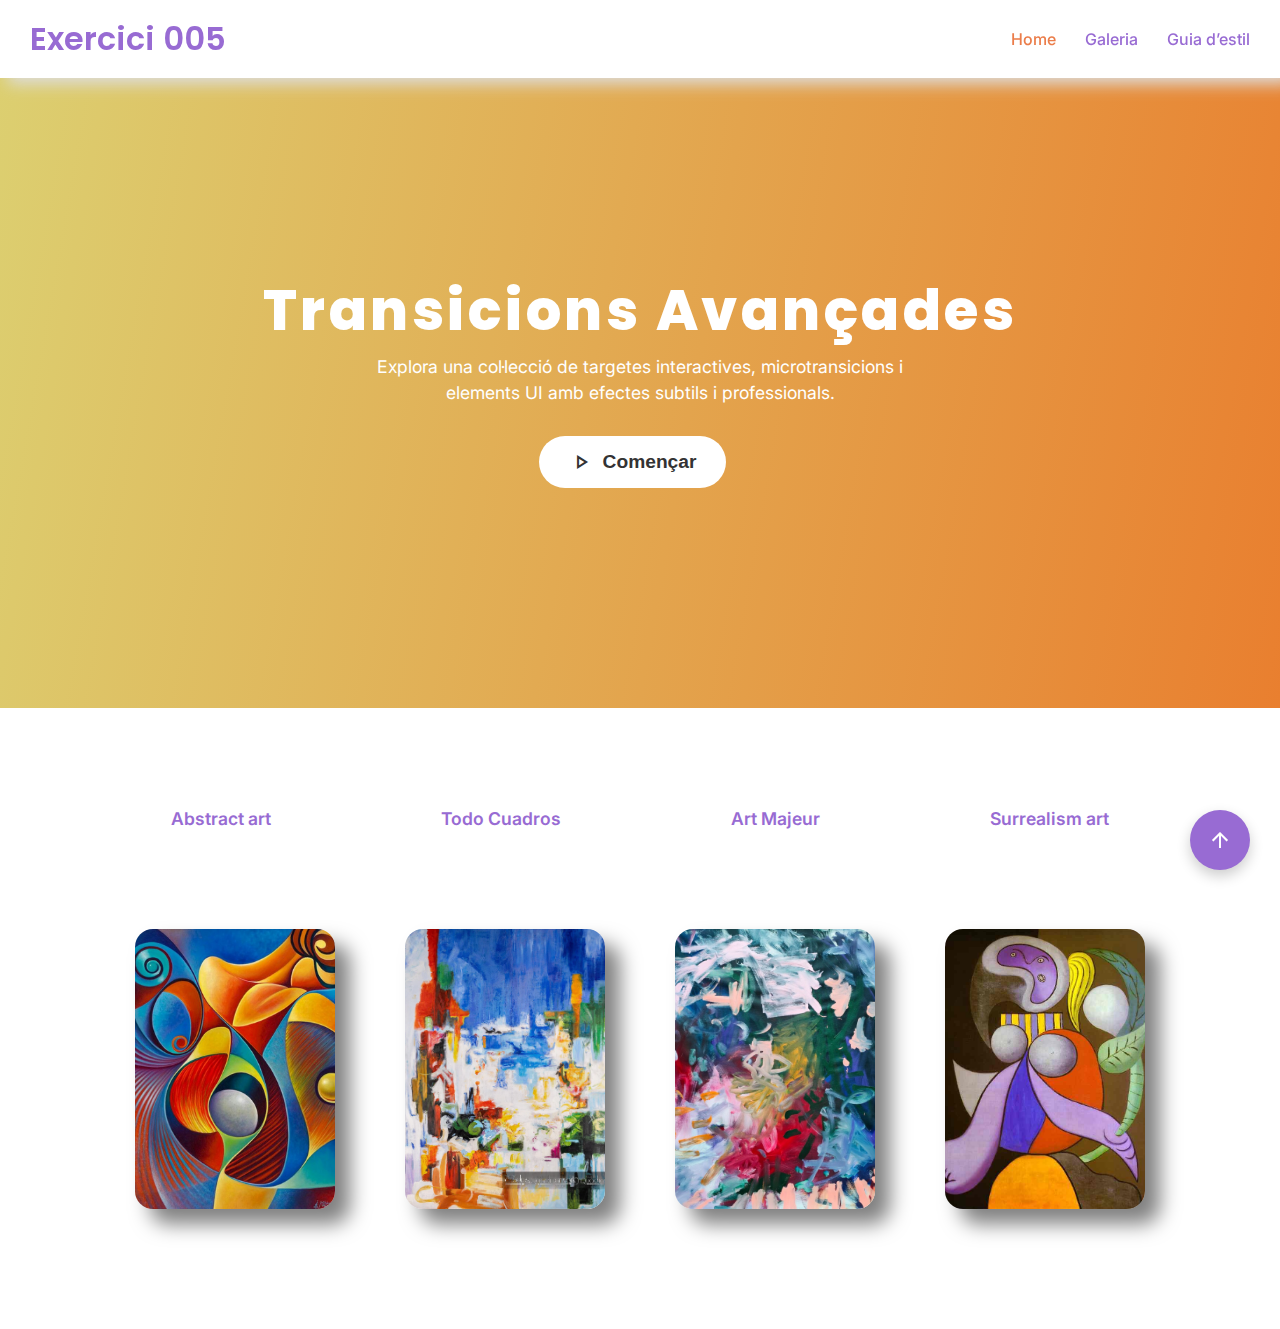
<file: index.html>
<!DOCTYPE html>
<html lang="ca">
<head>
  <meta charset="UTF-8">
  <meta name="viewport" content="width=device-width, initial-scale=1.0">
  <title>Transicions · Web Multicolor</title>
  <link rel="stylesheet" href="estils.css">
  <link href="https://fonts.googleapis.com/icon?family=Material+Icons+Outlined" rel="stylesheet">
</head>

<body>

  <nav>
    <div class="logo">Exercici 005</div>
    <div>
      <a class="active" href="index.html">Home</a>
      <a href="galeria.html">Galeria</a>
      <a href="guia-estil.html">Guia d’estil</a>
    </div>
  </nav>

  <section class="hero">
    <h1>Transicions Avançades</h1>
    <p>Explora una col·lecció de targetes interactives, microtransicions i elements UI amb efectes subtils i professionals.</p>
    <button><span class="material-icons-outlined">play_arrow</span> Començar</button>
  </section>

  <div class="menu-secundari">
    <a href="https://es.wikipedia.org/wiki/Arte_abstracto" target="_blank">Abstract art</a>
    <a href="https://www.todocuadros.es/products/abstraccion-colorida?variant=42751118606561&country=ES&currency=EUR&utm_medium=product_sync&utm_source=google&utm_content=sag_organic&utm_campaign=sag_organic" target="_blank">Todo Cuadros</a>
    <a href="https://www.artmajeur.com/es/obras-de-arte/pintura/abstracto-630"target="_blank">Art Majeur</a>
    <a href="https://www.pablopicasso.org/woman-with-a-flower.jsp"target="_blank">Surrealism art</a>
  </div>

  <section class="targetes">
  <div class="card linear" data-title="Linear">
    <img class="front" src="assets/img/foto1.jpg" alt="Foto 1">
    <img class="back"  src="assets/img/foto5.jpg" alt="Foto 1 Hover">
  </div>

  <div class="card easein" data-title="Ease-in">
    <img class="front" src="assets/img/foto2.jpg" alt="Foto 2">
    <img class="back"  src="assets/img/foto6.jpg" alt="Foto 2 Hover">
  </div>

  <div class="card easeout" data-title="Ease-out">
    <img class="front" src="assets/img/foto3.jpg" alt="Foto 3">
    <img class="back"  src="assets/img/foto7.jpg" alt="Foto 2 Hover">
  </div>

  <div class="card ease" data-title="Ease">
    <img class="front" src="assets/img/foto4.jpg" alt="Foto 4">
    <img class="back"  src="assets/img/foto8.jpg" alt="Foto 2 Hover">
  </div>
</section>


  <!-- Botó flotant -->
  <div class="fab">
    <span class="material-icons-outlined">arrow_upward</span>
  </div>

</body>
</html>
</file>
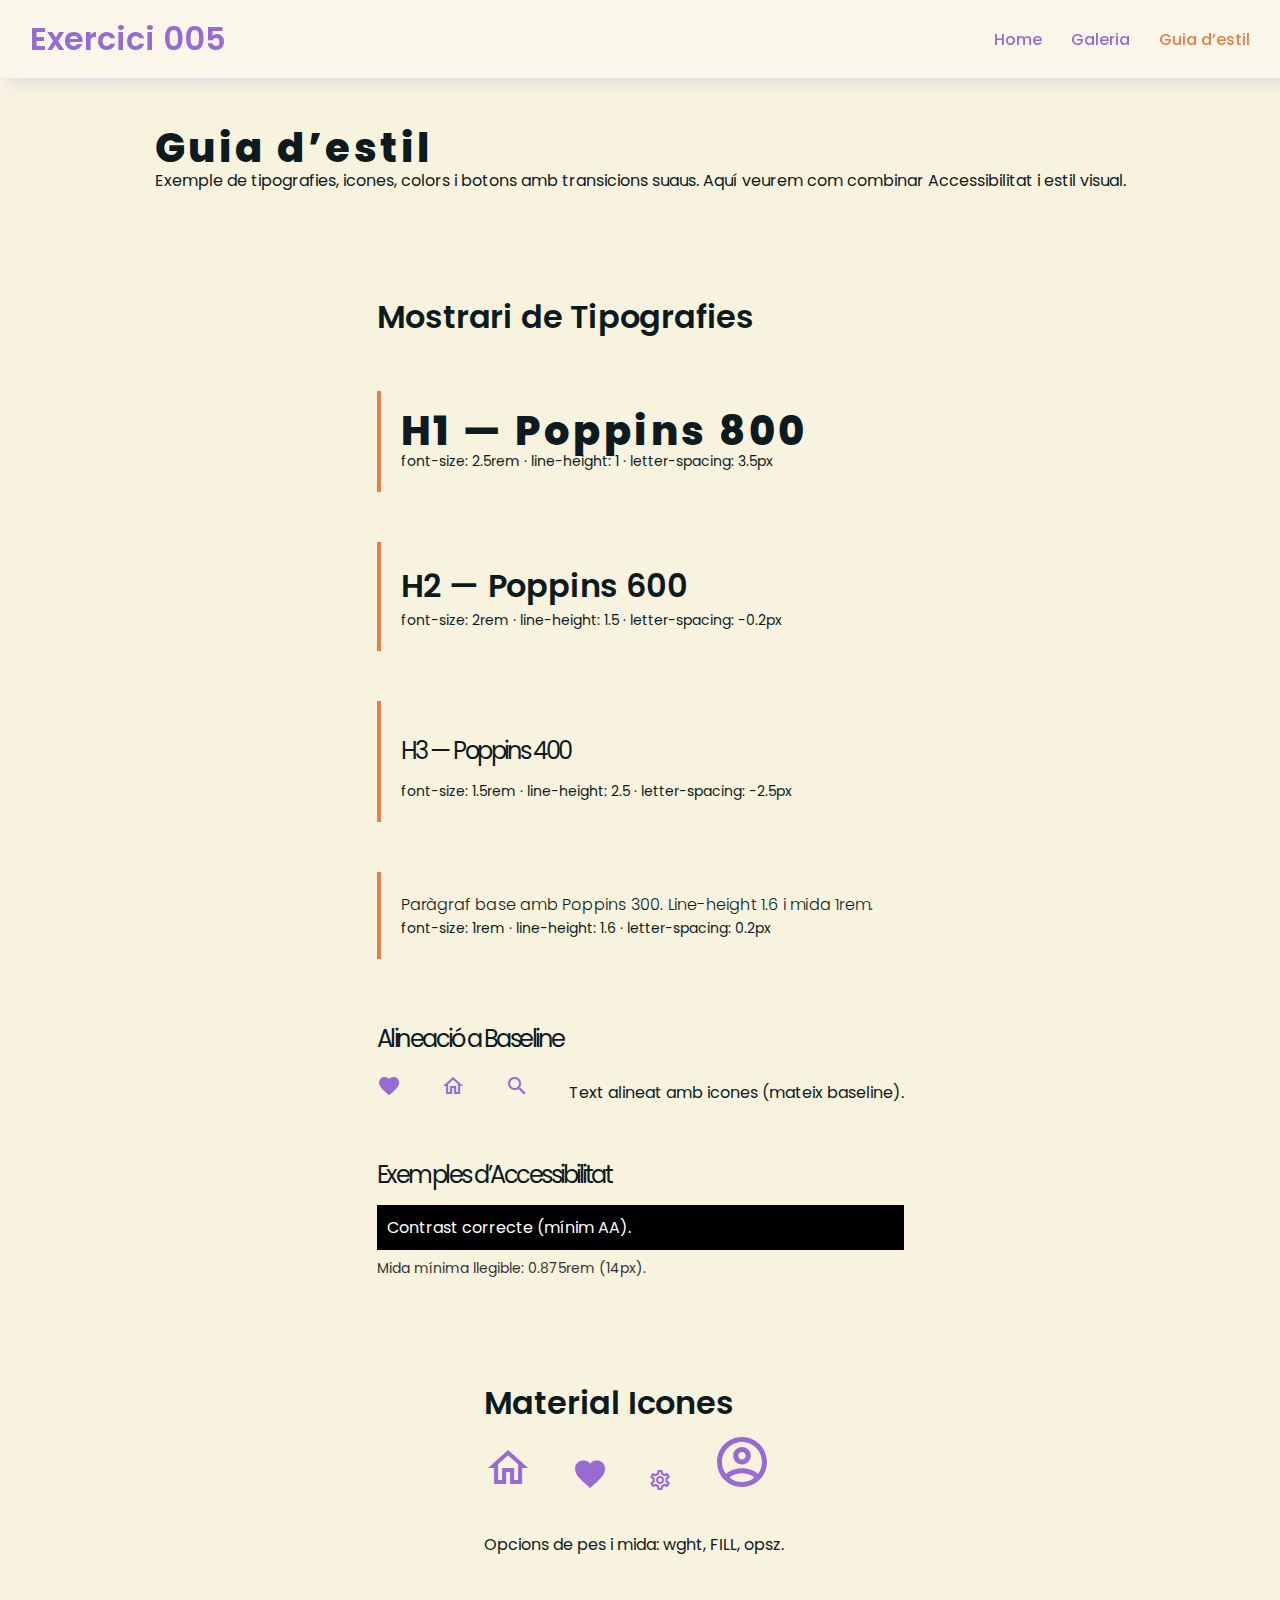
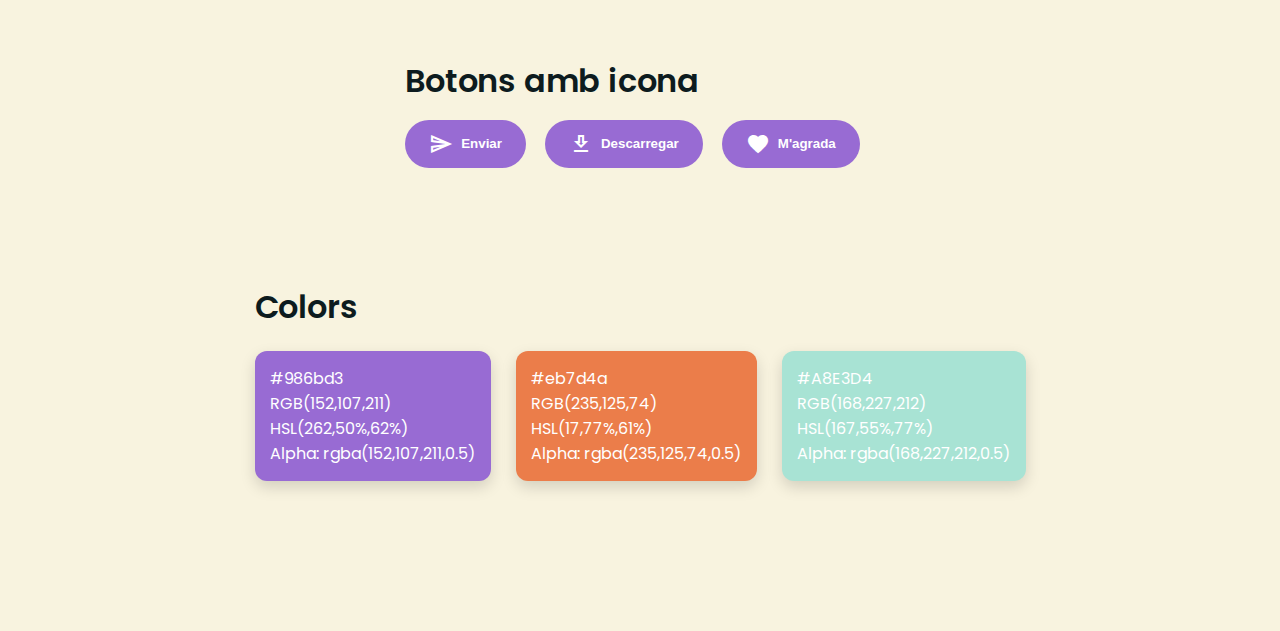
<file: galeria.html>
<!DOCTYPE html>
<html lang="ca">
<head>
    <meta charset="UTF-8">
    <title>Guia d’estil · Web Verda</title>
    <link rel="stylesheet" href="estils.css">
    <link href="https://fonts.googleapis.com/icon?family=Material+Icons+Outlined" rel="stylesheet">
    <style>
        body {
            margin: 0;
            font-family: 'Poppins', sans-serif;
            background: #f8f3df;
            display: flex;
            flex-direction: column;
            align-items: center;
            padding-top: 0px;
            padding-bottom: 100px;
        }
    </style>
</head>

<body>

    <nav>
        <div class="logo">Exercici 005</div>
        <div>
            <a href="index.html">Home</a>
            <a href="galeria.html">Galeria</a>
            <a class="active" href="guia-estil.html">Guia d’estil</a>
        </div>
    </nav>

    <section class="reveal">
        <h1>Guia d’estil</h1>
        <p>Exemple de tipografies, icones, colors i botons amb transicions suaus. Aquí veurem com combinar Accessibilitat i estil visual.</p>
    </section>


   <!-- Tipografies -->
    <section class="reveal mostra-fonts">
        <h2>Mostrari de Tipografies</h2>


        <!-- Escala Tipogràfica -->
        <div class="fonts-exemple">
            <div>
                <h1>H1 — Poppins 800</h1>
                <p class="details">font-size: 2.5rem · line-height: 1 · letter-spacing: 3.5px</p>
            </div>
            <div>
                <h2>H2 — Poppins 600</h2>
                <p class="details">font-size: 2rem · line-height: 1.5 · letter-spacing: -0.2px</p>
            </div>
            <div>
                <h3>H3 — Poppins 400</h3>
                <p class="details">font-size: 1.5rem · line-height: 2.5 · letter-spacing: -2.5px</p>
            </div>
            <div>
                <p class="p-normal">Paràgraf base amb Poppins 300. Line-height 1.6 i mida 1rem.</p>
                <p class="details">font-size: 1rem · line-height: 1.6 · letter-spacing: 0.2px</p>
            </div>
        </div>


        <!-- Baseline i icones -->
        <h3>Alineació a Baseline</h3>
        <div class="icons-exemple">
            <span class="material-icons-outlined baseline-icon">favorite</span>
            <span class="material-icons-outlined baseline-icon">home</span>
            <span class="material-icons-outlined baseline-icon">search</span>
            <p class="baseline-text">Text alineat amb icones (mateix baseline).</p>
        </div>

        <!-- Accessibilitat -->
        <h3>Exemples d’Accessibilitat</h3>
        <div class="accessibilitat">
            <p class="contrast-ok">Contrast correcte (mínim AA).</p>
            <p class="text-minim">Mida mínima llegible: 0.875rem (14px).</p>
        </div>
    </section>


    <!-- Material Icons -->
    <section class="reveal">
        <h2>Material Icones</h2>
        <div class="icons-exemple">
            <span class="material-icons-outlined" style="font-size:48px;">home</span>
            <span class="material-icons-outlined" style="font-size:36px;">favorite</span>
            <span class="material-icons-outlined" style="font-size:24px;">settings</span>
            <span class="material-icons-outlined" style="font-size:60px;">account_circle</span>
        </div>
        <p>Opcions de pes i mida: wght, FILL, opsz.</p>
    </section>


    <!-- Botons -->
    <section class="reveal">
        <h2>Botons amb icona</h2>
        <button><span class="material-icons-outlined">send</span> Enviar</button>
        <button><span class="material-icons-outlined">download</span> Descarregar</button>
        <button><span class="material-icons-outlined">favorite</span> M'agrada</button>
    </section>


    <!-- Colors -->
    <section class="reveal">
        <h2>Colors</h2>
        <div class="colors-exemple">
            <div class="color-box" style="background:#986bd3;">
                <p>#986bd3</p>
                <p>RGB(152,107,211)</p>
                <p>HSL(262,50%,62%)</p>
                <p>Alpha: rgba(152,107,211,0.5)</p>
            </div>
            <div class="color-box" style="background:#eb7d4a;">
                <p>#eb7d4a</p>
                <p>RGB(235,125,74)</p>
                <p>HSL(17,77%,61%)</p>
                <p>Alpha: rgba(235,125,74,0.5)</p>
            </div>
            <div class="color-box" style="background:#A8E3D4;">
                <p>#A8E3D4</p>
                <p>RGB(168,227,212)</p>
                <p>HSL(167,55%,77%)</p>
                <p>Alpha: rgba(168,227,212,0.5)</p>
            </div>
        </div>
    </section>
    </body>
    </html>
</file>
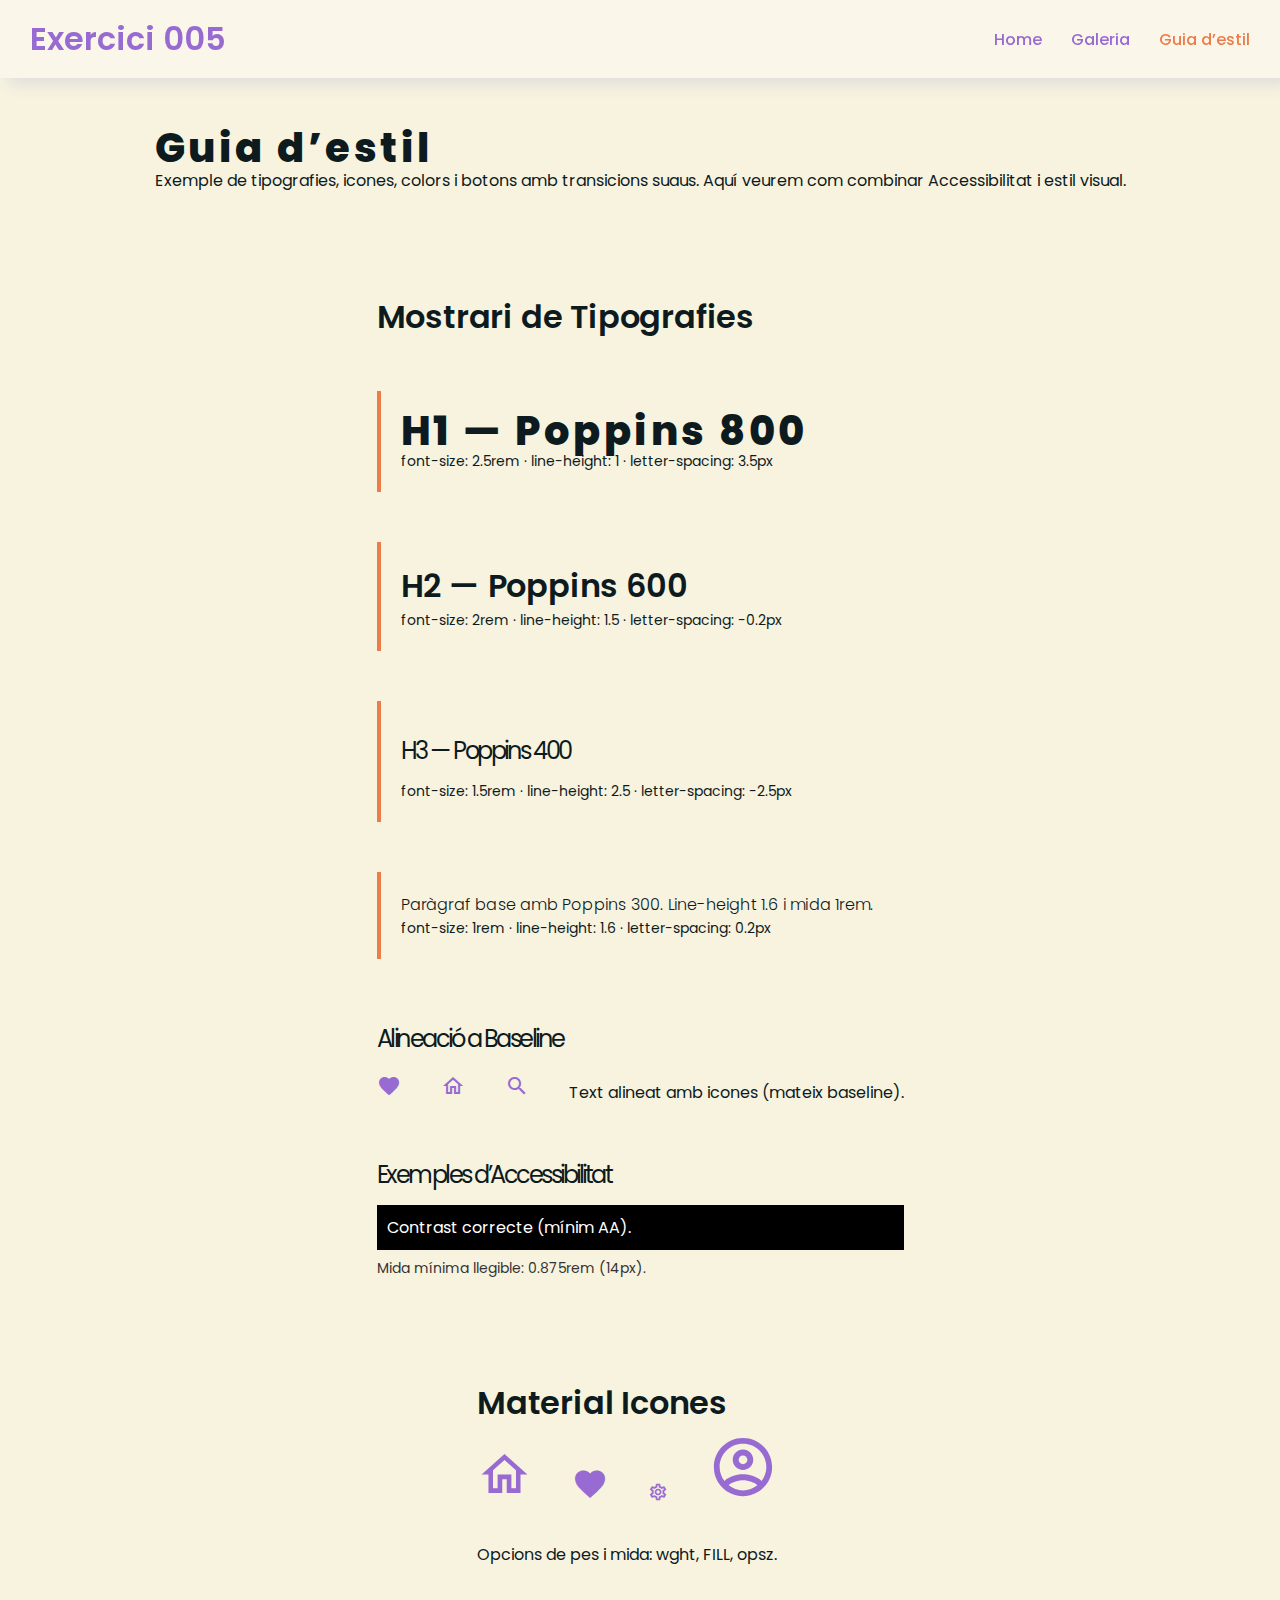
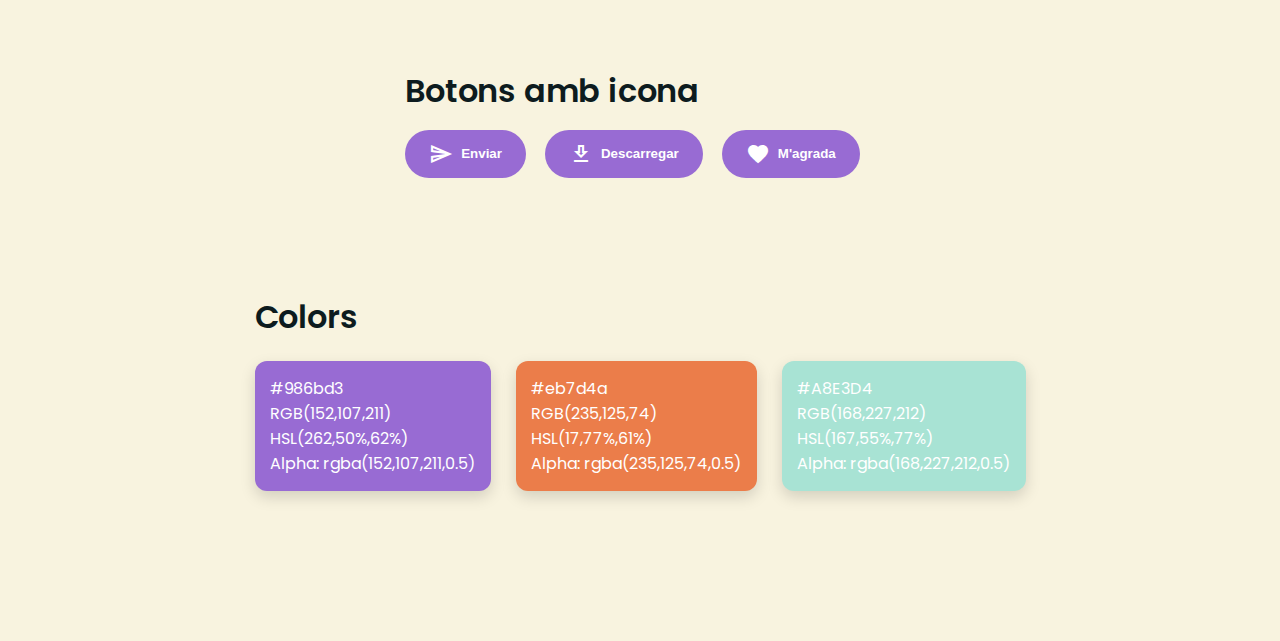
<file: guia-estil.html>
<!DOCTYPE html>
<html lang="ca">
<head>
    <meta charset="UTF-8">
    <meta name="viewport" content="width=device-width, initial-scale=1.0">
    <title>Guia d’estil · Web Multicolor</title>
    <link rel="stylesheet" href="estils.css">
    <link href="https://fonts.googleapis.com/icon?family=Material+Icons+Outlined" rel="stylesheet">
    <style>
        body {
            margin: 0;
            font-family: 'Poppins', sans-serif;
            background: #f8f3df;
            display: flex;
            flex-direction: column;
            align-items: center;
            padding-top: 0px;
            padding-bottom: 100px;
        }
    </style>
</head>

<body>

    <nav>
        <div class="logo">Exercici 005</div>
        <div>
            <a href="index.html">Home</a>
            <a href="galeria.html">Galeria</a>
            <a class="active" href="guia-estil.html">Guia d’estil</a>
        </div>
    </nav>

    <section class="reveal">
        <h1>Guia d’estil</h1>
        <p>Exemple de tipografies, icones, colors i botons amb transicions suaus. Aquí veurem com combinar Accessibilitat i estil visual.</p>
    </section>


   <!-- Tipografies -->
    <section class="reveal mostra-fonts">
        <h2>Mostrari de Tipografies</h2>


        <!-- Escala Tipogràfica -->
        <div class="fonts-exemple">
            <div>
                <h1>H1 — Poppins 800</h1>
                <p class="details">font-size: 2.5rem · line-height: 1 · letter-spacing: 3.5px</p>
            </div>
            <div>
                <h2>H2 — Poppins 600</h2>
                <p class="details">font-size: 2rem · line-height: 1.5 · letter-spacing: -0.2px</p>
            </div>
            <div>
                <h3>H3 — Poppins 400</h3>
                <p class="details">font-size: 1.5rem · line-height: 2.5 · letter-spacing: -2.5px</p>
            </div>
            <div>
                <p class="p-normal">Paràgraf base amb Poppins 300. Line-height 1.6 i mida 1rem.</p>
                <p class="details">font-size: 1rem · line-height: 1.6 · letter-spacing: 0.2px</p>
            </div>
        </div>


        <!-- Baseline i icones -->
        <h3>Alineació a Baseline</h3>
        <div class="icons-exemple">
            <span class="material-icons-outlined baseline-icon">favorite</span>
            <span class="material-icons-outlined baseline-icon">home</span>
            <span class="material-icons-outlined baseline-icon">search</span>
            <p class="baseline-text">Text alineat amb icones (mateix baseline).</p>
        </div>

        <!-- Accessibilitat -->
        <h3>Exemples d’Accessibilitat</h3>
        <div class="accessibilitat">
            <p class="contrast-ok">Contrast correcte (mínim AA).</p>
            <p class="text-minim">Mida mínima llegible: 0.875rem (14px).</p>
        </div>
    </section>


    <!-- Material Icons -->
    <section class="reveal">
        <h2>Material Icones</h2>
        <div class="icons-exemple">
            <span class="material-icons-outlined" style="font-size:55px;">home</span>
            <span class="material-icons-outlined" style="font-size:36px;">favorite</span>
            <span class="material-icons-outlined" style="font-size:20px;">settings</span>
            <span class="material-icons-outlined" style="font-size:70px;">account_circle</span>
        </div>
        <p>Opcions de pes i mida: wght, FILL, opsz.</p>
    </section>


    <!-- Botons -->
    <section class="reveal">
        <h2>Botons amb icona</h2>
        <button><span class="material-icons-outlined">send</span> Enviar</button>
        <button><span class="material-icons-outlined">download</span> Descarregar</button>
        <button><span class="material-icons-outlined">favorite</span> M'agrada</button>
    </section>


    <!-- Colors -->
    <section class="reveal">
        <h2>Colors</h2>
        <div class="colors-exemple">
            <div class="color-box" style="background:#986bd3;">
                <p>#986bd3</p>
                <p>RGB(152,107,211)</p>
                <p>HSL(262,50%,62%)</p>
                <p>Alpha: rgba(152,107,211,0.5)</p>
            </div>
            <div class="color-box" style="background:#eb7d4a;">
                <p>#eb7d4a</p>
                <p>RGB(235,125,74)</p>
                <p>HSL(17,77%,61%)</p>
                <p>Alpha: rgba(235,125,74,0.5)</p>
            </div>
            <div class="color-box" style="background:#A8E3D4;">
                <p>#A8E3D4</p>
                <p>RGB(168,227,212)</p>
                <p>HSL(167,55%,77%)</p>
                <p>Alpha: rgba(168,227,212,0.5)</p>
            </div>
        </div>
    </section>
    </body>
    </html>
</file>
<file: estils.css>
/* ------------------------------
   GOOGLE FONTS
--------------------------------*/
@import url('https://fonts.googleapis.com/css2?family=Inter:wght@100;300;400;500;600&family=Poppins:wght@100;400;600;800&display=swap');


* {
  margin: 0;
  padding: 0;
  box-sizing: border-box;
}


:root {
  --verd-1: #986bd3;
  --verd-2: #eb7d4a;
  --verd-3: #986bd3;
  --verd-clar: #A8E3D4;
  --fons: #ffffff;
  --text: #0D1B1E;
  --blur: rgba(255,255,255,0.45);
}

/* --------------------------------- BODY ----------------------------------*/
body {
  font-family: "Inter", sans-serif;
  background: var(--fons);
  color: var(--text);
  padding-top: 0px;
}

/* --------------------------------- NAVBAR ------------------------------------*/
nav {
  position: sticky;
  top: 0;
  width: 100%;
  backdrop-filter: blur(5px);
  background: rgba(255,255,255,0.35);
  display: flex;
  justify-content: space-between;
  align-items: center;
  padding: 15px 30px;
  box-shadow: 10px 4px 15px 2px #ddd;
  z-index: 99;
}

nav .logo {
  font-family: "Poppins";
  font-weight: 600;
  font-size: 2rem;
  color: var(--verd-1);
}

nav a {
  margin-left: 25px;
  text-decoration: none;
  color: var(--verd-1);
  font-weight: 500;
  transition: letter-spacing .6s, color .6s;
}

nav a:hover {
  letter-spacing: 1.4px;
  color: var(--verd-2);
  
}

nav .active {
  color: var(--verd-2);

}

/* ------------------------------
   HERO (degradat animat)
--------------------------------*/
.hero {
    height: 70vh;
    background: linear-gradient(100deg, 
      #dccf70,  /* verde medio */
      #e97f2f,  /* verde azulado */
      #af71dc,  /* verde claro */
      #68b7ec   /* verde oscuro */
  );

    background-size: 300% 300%;
    animation: bgShift 6s ease-in-out infinite;
    display: flex;
    flex-direction: column;
    justify-content: center;
    align-items: center;
    color: white;
    text-align: center;
    padding: 40px;
}

@keyframes bgShift {
    0% { background-position: 0% 50%; }
    50% { background-position: 100% 50%; }
    100% { background-position: 0% 50%; }
}

.hero h1 {
    font-family: "Poppins";
    font-weight: 800;
    font-size: 3.5rem;
    margin-bottom: 15px;
}

.hero p {
    max-width: 600px;
    line-height: 1.5;
    font-size: 1.1rem;
}

.hero button {
    margin-top: 30px;
    padding: 14px 30px;
    background: white;
    color: #333;
    border-radius: 30px;
    border: none;
    display: flex;
    gap: 10px;
    align-items: center;
    font-size: 1.2rem;
    font-weight: 600;
    transition: transform .3s, background .3s, letter-spacing .3s;
}

.hero button:hover {
    transform: translateY(-4px) scale(1.05);
    background: transparent;
    letter-spacing: 2px;
    cursor: pointer;
    color: #ffffff;
}


/* ------------------------------
   TARGETES 
--------------------------------*/
.targetes {
    padding: 100px 70px 120px 70px;
    display: flex;
    justify-content: center;
    gap: 70px;
    flex-wrap: wrap;
    perspective: 1000px; 
}

/* Tarjeta base */
.card {
    position: relative;
    width: 200px;      
    height: 280px;
    border-radius: 18px;
    overflow: hidden;
    background: #fff;
    box-shadow: 15px 15px 20px rgba(0,0,0,0.50);
    cursor: pointer;

    /* transición para transform + box-shadow + z-index */
    transition: transform 1.5s ease-in-out, box-shadow 1.5s ease-in-out;
    z-index: 1;
}

/* Imagen dentro de la tarjeta */
.card img {
  position: absolute;     /* Las apila sin romper nada */
    width: 100%;
    height: 100%;
    object-fit: cover;
    transition: opacity .8s ease-in-out; /* mejor transición */
}

/* Aparece letras cuando hover */
.card::after {
    content: attr(data-title);
    position: absolute;
    bottom: 20px;
    left: 20px;
    color: white;
    font-size: 1.4rem;
    font-family: "Poppins";
    font-weight: 600;
    opacity: 0;
    transition: opacity 1.5s ease-in-out; /*aparece texto con opacidad progresiva*/
}

/* Hover: levanta tarjeta, zoom fuerte y sombra marcada */
.card:hover {
    transform: translateY(-10px) scale(1.5); /* moverse un poco para arriba, zoom */
    box-shadow: 0 24px 48px rgba(0,0,0,0.38);
}


/* Hover efecto zoom */
.card:hover::after {
    opacity: 1;
    transform: translateY(10);
}

/* Diferentes transicions segons tipo */
.card.linear {
    transition-timing-function: linear;
}

.card.easein {
    transition-timing-function: ease-in;
}

.card.easeout {
    transition-timing-function: ease-out;
}

.card.ease {
    transition-timing-function: ease;
}


/* Imagen alternativa oculta */
.card img.back {
  opacity: 0;
}

/* Al hacer hover, intercambiamos opacidades */
.card:hover img.front {
  opacity: 0;
}

.card:hover img.back {
  opacity: 1;
}





/* ------------------------------
   MENÚ SECUNDARI 
--------------------------------*/
.menu-secundari {
    display: flex;
    justify-content: center;
    gap: 170px;
    flex-wrap: wrap;
    margin-top: 100px;
}

.menu-secundari a {
    position: relative;
    text-decoration: none;
    color: var(--verd-3);
    font-weight: 600;
    font-size: 1.1rem;
    transition: color 0.3s, transform 0.3s;
    }

/* Subrayado animado */
.menu-secundari a::after {
    content: "";
    position: absolute;
    width: 0%;
    height: 2px;
    bottom: -4px;
    left: 0;
    background: var(--verd-2);
    transition: width 0.4s ease;
}

/* Hover: color, subrayado y ligero desplazamiento */
.menu-secundari a:hover {
  color: var(--verd-2);
  transform: translateY(-2px);
}

.menu-secundari a:hover::after {
  width: 100%;
}



/* ------------------------------
 BOTÓ FLOTANT
--------------------------------*/
.fab {
  position: fixed;
  bottom: 30px;
  right: 30px;
  background: var(--verd-3);
  color: white;
  width: 60px;
  height: 60px;
  border-radius: 50%;
  display: flex;
  align-items:center;
  justify-content:center;
  font-size: 32px;
  cursor:pointer;
  box-shadow:0 6px 14px rgba(0,0,0,0.2);
  transition: transform .3s, box-shadow .3s, background .3s;
}

.fab:hover {
  transform: scale(1.15) rotate(10deg);
  background: var(--verd-2);
  box-shadow:0 10px 24px rgba(0,0,0,.28);
}







/* ---------------------------- GALERIA - ANIMACIONS -------------------------------*/
/* ---------------------------------------------------------------------------------*/


/* ----------- LOADER ---------*/

.loader {
  width: 80px;
  height: 80px;
  border: 8px solid #f7f9f9;        
  border-top: 8px solid #58a599;  /* parte visible que gira */
  border-radius: 50%;              /* círculo completo */
  animation: spin 1s linear infinite; /* rotación continua */
  margin: 80px 0 150px 0;
}

/* Animación de giro */
@keyframes spin {
  0% { transform: rotate(0deg);}
  100% { transform: rotate(360deg);}
}



/* ------- ANIMACIÓ PRINCIPAL---------*/

.animated-block {
  width: 200px;
  height: 200px;
  background: #eb7d4a;
  display: flex;
  align-items: center;
  justify-content: center;
  color: white;
  font-weight: 700;
  border-radius: 20px;
  animation: bounceAndSpin 4s ease-in-out infinite alternate;
  margin-bottom: 80px;
}

@keyframes bounceAndSpin {
  0% {
    transform: translateY(0) rotate(0deg);
    background: #ec8381;
    opacity: 1;
  }
  25% {
    transform: translateY(-40px) rotate(90deg);
    background: #986bd3;
    opacity: 0.8;
  }
  50% {
    transform: translateY(0) rotate(180deg);
    background: #68b7ec;
    opacity: 1;
  }
  75% {
    transform: translateY(-20px) rotate(270deg);
    background: #A8E3D4;
    opacity: 0.9;
  }
  100% {
    transform: translateY(0) rotate(360deg);
    background: #e9d88d;
    opacity: 1;
  }
}



/* ------ SCROLL-REVEAL BLOCKS -----------*/
.scroll-reveal-container {
    display: flex;
    flex-direction: column;
    gap: 120px;
    width: 100%;
    max-width: 400px;
    margin-top: 150px;
    margin-bottom: 350px;
}

/* Estado inicial totalmente invisible */
.reveal-block {
    background: #e7ac84;
    color: white;
    padding: 40px;
    border-radius: 12px;
    display: flex;
    justify-content: center;
    opacity: 0;
    transform: translateY(100px) scale(0.8);
}

/* ------------------------------
   REVEAL REAL CON SCROLL
   (solo si el navegador soporta view-timeline)
--------------------------------*/
@supports (animation-timeline: view()) {
  .reveal-block {
    animation: reveal 1.2s ease-out forwards;
    animation-timeline: view();
    animation-range: entry 0% cover 40%;
  }
}

/* ------------------------------
bloques aparecen al cargar la página si no soporta 
--------------------------------*/
@supports not (animation-timeline: view()) {
  .reveal-block {
    animation: entrada_basica 1.2s ease-out forwards;
  }
}

/* KEYFRAMES */
@keyframes reveal {
  from {
    opacity: 0;
    transform: translateY(100px) scale(0.4);
    filter: blur(5px);
  }
  to {
    opacity: 1;
    transform: translateY(0) scale(1);
    filter: blur(0);
  }
}

@keyframes entradabasica {
  from {
    opacity: 0;
    transform: translateY(100px) scale(0.8);
    filter: blur(12px);
  }
  to {
    opacity: 1;
    transform: translateY(0) scale(1);
    filter: blur(0);
  }
}





/* --------------------------------- GUIA D'ESTIL ----------------------------------*/
/* ---------------------------------------------------------------------------------*/

.reveal{
    margin: 50px;
}

/* Bloques generales */
.mostra-fonts .fonts-exemple div {
  margin: 50px 0;
  padding: 20px;
  border-left: 4px solid var(--verd-2);
}

/* Escala tipográfica (REM) */
h1 { font-size: 2.5rem; font-weight: 800; line-height: 1; letter-spacing: 3.5px; }
h2 { font-size: 2rem; font-weight: 600; line-height: 1.5; letter-spacing: -0.2px; }
h3 { font-size: 1.5rem; font-weight: 400; line-height: 2.5; letter-spacing: -2.5px;}

/* Texto base */
.p-normal {
  font-size: 1rem;
  font-weight: 300;
  line-height: 1.6;
  letter-spacing: 0.2px;
}

/* Estilos descriptivos */
.details {
  font-size: 0.875rem;
  
}

/* Alinear Iconos y texto misma línea con baseline */
.icons-exemple {
  display: flex;
  align-items: baseline;
  gap: 15px;
  margin: 5px 0 40px 0;
}

.baseline-icon {
  font-size: 32px;
  vertical-align: baseline;
  color: var(--verd-3);
  cursor: pointer;
  transition: .3s;
}

.baseline-icon:hover {
  transform: scale(1.2);
  color: var(--verd-2);
}

.baseline-text {
  font-size: 1rem;
}

/* - Accessibilitat - */
.contrast-ok {
  background: #000;
  color: #fff;
  padding: 10px;
  margin-bottom: 8px;
}

.text-minim {
  font-size: 0.875rem; /* 14px */
  color: #333;
}





/* - - - - Material icones - - - - */

.icons-exemple span {
  margin-right: 25px;
  transition: transform .3s, color .3s;
  cursor: pointer;
  color: var(--verd-3);
}

.icons-exemple span:hover {
  transform: scale(1.3);
  color: var(--verd-2);
}

button {
  margin: 15px 15px 15px 0;
  padding: 12px 24px;
  border-radius: 25px;
  border: none;
  background: var(--verd-3);
  color: white;
  font-weight: 600;
  display: inline-flex;
  align-items: center;
  gap: 8px;
  transition: transform .3s, background .3s, box-shadow .3s;
  cursor: pointer;
}

button:hover {
  transform: translateY(-3px) scale(1.05);
  background: var(--verd-2);
  box-shadow: 0 8px 20px rgba(0,0,0,0.2);
}

.colors-exemple {
  display: flex;
  gap: 25px;
  flex-wrap: wrap;
  margin-top: 20px;
}

.color-box {
  padding: 15px;
  border-radius: 12px;
  color: white;
  min-width: 140px;
  box-shadow: 0 6px 15px rgba(0,0,0,0.15);
  transition: transform .3s, box-shadow .3s;
  cursor: pointer;
}

.color-box:hover {
  transform: translateY(-5px) scale(1.05);
  box-shadow: 0 12px 25px rgba(0,0,0,0.35);
}


/* ------------------------------
   RESPONSIVE
--------------------------------*/
/* ------------------------------
   NAV MÓVIL
--------------------------------*/
@media (max-width: 768px) {

  /* Ocultar logo en móvil */
  nav .logo {
    display: none;
  }

  /* La barra ahora solo son los 3 enlaces centrados */
  nav div {
    width: 100%;
    display: flex;
    justify-content: space-between;  /* Reparto equitativo */
    align-items: center;
  }

  nav a {
    flex: 1;                 /* cada enlace ocupa el mismo espacio */
    text-align: center;      /* texto centrado */
    margin: 0;               /* elimina márgenes laterales */
    padding: 10px 0;
  }

.icons-exemple {
    display: flex;
    flex-direction: row;      /* asegura horizontal */
    align-items: center;    /* baseline real */
    gap: 12px;
  }
}
</file>
